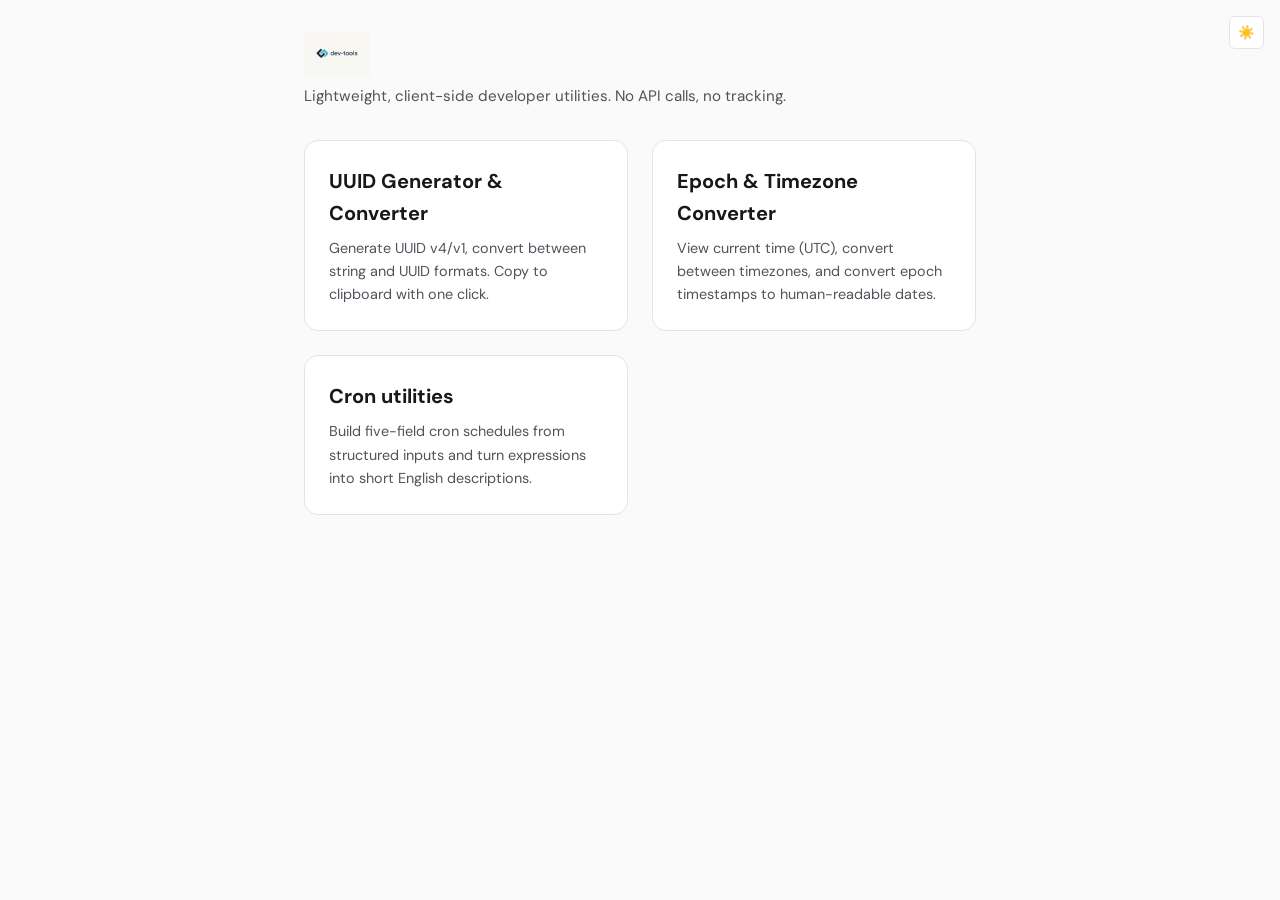
<file: index.html>
<!DOCTYPE html>
<html lang="en">
<head>
  <meta charset="UTF-8">
  <meta name="viewport" content="width=device-width, initial-scale=1.0">
  <meta name="description" content="Lightweight dev tools: UUID generator, epoch and timezone converter, cron builder. Client-side only, no API calls.">
  <title>Dev Tools | UUID, Epoch & Cron Utilities</title>
  <link rel="icon" type="image/png" href="dev-tools.png">
  <link rel="apple-touch-icon" href="dev-tools.png">
  <link rel="preconnect" href="https://fonts.googleapis.com">
  <link rel="preconnect" href="https://fonts.gstatic.com" crossorigin>
  <link href="https://fonts.googleapis.com/css2?family=DM+Sans:wght@400;500;600&family=JetBrains+Mono:wght@400;500&display=swap" rel="stylesheet">
  <link rel="stylesheet" href="css/styles.css">
</head>
<body>
  <div class="app-shell">
    <h1 class="site-title"><img src="dev-tools.png" alt="dev-tools" class="site-logo" width="1536" height="1024"></h1>
    <p class="page-subtitle">Lightweight, client-side developer utilities. No API calls, no tracking.</p>

    <div class="landing-grid">
      <a href="uuid/index.html" class="tool-card">
        <h2>UUID Generator & Converter</h2>
        <p>Generate UUID v4/v1, convert between string and UUID formats. Copy to clipboard with one click.</p>
      </a>
      <a href="epoch-converter/index.html" class="tool-card">
        <h2>Epoch & Timezone Converter</h2>
        <p>View current time (UTC), convert between timezones, and convert epoch timestamps to human-readable dates.</p>
      </a>
      <a href="crons-utilities/index.html" class="tool-card">
        <h2>Cron utilities</h2>
        <p>Build five-field cron schedules from structured inputs and turn expressions into short English descriptions.</p>
      </a>
    </div>
  </div>

  <button type="button" class="theme-toggle" id="theme-toggle" aria-label="Toggle dark/light mode">🌙</button>

  <script src="js/shared.js"></script>
  <script>
    initTheme();
    const themeBtn = document.getElementById('theme-toggle');
    themeBtn.addEventListener('click', () => {
      const next = toggleTheme();
      themeBtn.textContent = next === 'dark' ? '🌙' : '☀️';
    });
    themeBtn.textContent = document.documentElement.getAttribute('data-theme') === 'dark' ? '🌙' : '☀️';
  </script>
</body>
</html>
</file>
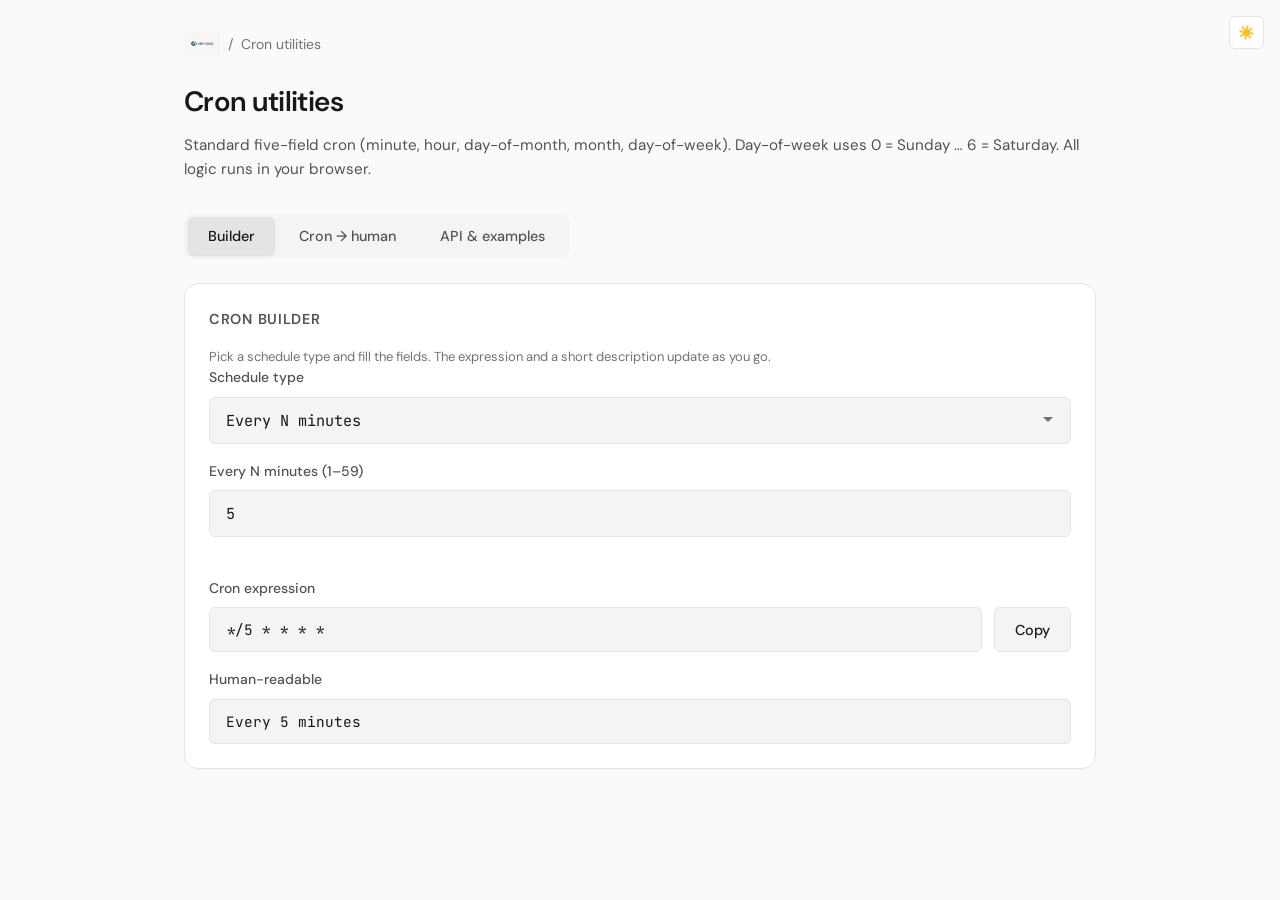
<file: crons-utilities/index.html>
<!DOCTYPE html>
<html lang="en">
<head>
  <meta charset="UTF-8">
  <meta name="viewport" content="width=device-width, initial-scale=1.0">
  <meta name="description" content="Build standard 5-field cron expressions and convert them to plain English. Client-side only.">
  <title>Cron utilities | Dev Tools</title>
  <link rel="icon" type="image/png" href="../dev-tools.png">
  <link rel="apple-touch-icon" href="../dev-tools.png">
  <link rel="preconnect" href="https://fonts.googleapis.com">
  <link rel="preconnect" href="https://fonts.gstatic.com" crossorigin>
  <link href="https://fonts.googleapis.com/css2?family=DM+Sans:wght@400;500;600&family=JetBrains+Mono:wght@400;500&display=swap" rel="stylesheet">
  <link rel="stylesheet" href="../css/styles.css">
</head>
<body>
  <div class="app-shell app-shell-wide" id="crons-hub">
    <nav class="nav-breadcrumb" aria-label="Breadcrumb">
      <a href="../index.html" class="breadcrumb-home"><img src="../dev-tools.png" alt="dev-tools" class="nav-logo" width="1536" height="1024"></a>
      <span aria-hidden="true">/</span>
      <span>Cron utilities</span>
    </nav>

    <h1>Cron utilities</h1>
    <p class="page-subtitle">Standard five-field cron (minute, hour, day-of-month, month, day-of-week). Day-of-week uses 0 = Sunday … 6 = Saturday. All logic runs in your browser.</p>

    <div class="tab-list" role="tablist" aria-label="Cron tools">
      <button type="button" class="tab-btn" role="tab" data-tab-target="builder" aria-selected="true">Builder</button>
      <button type="button" class="tab-btn" role="tab" data-tab-target="parser" aria-selected="false">Cron → human</button>
      <button type="button" class="tab-btn" role="tab" data-tab-target="examples" aria-selected="false">API &amp; examples</button>
    </div>

    <div class="tab-panel" data-tab-panel="builder" role="tabpanel" aria-hidden="false">
      <section class="section">
        <h2 class="section-title">Cron builder</h2>
        <p class="fine-print">Pick a schedule type and fill the fields. The expression and a short description update as you go.</p>

        <div class="form-group">
          <label for="cron-schedule-type">Schedule type</label>
          <select id="cron-schedule-type" aria-describedby="cron-builder-validation">
            <option value="everyMinutes">Every N minutes</option>
            <option value="hourly">Hourly</option>
            <option value="daily">Daily</option>
            <option value="weekly">Weekly</option>
            <option value="monthly">Monthly</option>
          </select>
        </div>

        <div id="cron-panel-every-minutes" class="cron-panel">
          <div class="form-group">
            <label for="cron-interval-minutes">Every N minutes (1–59)</label>
            <input type="number" id="cron-interval-minutes" min="1" max="59" value="5" inputmode="numeric">
          </div>
        </div>

        <div id="cron-panel-hourly" class="cron-panel" hidden>
          <div class="form-row">
            <div class="form-group">
              <label for="cron-hourly-minute">At minute (0–59)</label>
              <input type="number" id="cron-hourly-minute" min="0" max="59" value="0" inputmode="numeric">
            </div>
            <div class="form-group">
              <label for="cron-hour-interval">Every N hours (1–23)</label>
              <input type="number" id="cron-hour-interval" min="1" max="23" value="1" inputmode="numeric" title="Use 1 for each hour; 2 for every two hours, etc.">
            </div>
          </div>
          <p class="fine-print">With <strong>Every N hours</strong> set to 1, the job runs at the chosen minute in every hour (same as classic “hourly”). Larger values use the hour column step (e.g. minute 0 every 2 hours → <code>0 */2 * * *</code>).</p>
        </div>

        <div id="cron-panel-daily" class="cron-panel" hidden>
          <div class="form-row">
            <div class="form-group">
              <label for="cron-daily-hour">Hour (0–23)</label>
              <input type="number" id="cron-daily-hour" min="0" max="23" value="9" inputmode="numeric">
            </div>
            <div class="form-group">
              <label for="cron-daily-minute">Minute (0–59)</label>
              <input type="number" id="cron-daily-minute" min="0" max="59" value="0" inputmode="numeric">
            </div>
          </div>
        </div>

        <div id="cron-panel-weekly" class="cron-panel" hidden>
          <div class="form-group">
            <span class="label-like">Days of week</span>
            <div class="cron-dow-grid" role="group" aria-label="Days of week">
              <label class="checkbox-label cron-dow-item"><input type="checkbox" id="cron-dow-0" value="0"> Sun</label>
              <label class="checkbox-label cron-dow-item"><input type="checkbox" id="cron-dow-1" value="1" checked> Mon</label>
              <label class="checkbox-label cron-dow-item"><input type="checkbox" id="cron-dow-2" value="2"> Tue</label>
              <label class="checkbox-label cron-dow-item"><input type="checkbox" id="cron-dow-3" value="3"> Wed</label>
              <label class="checkbox-label cron-dow-item"><input type="checkbox" id="cron-dow-4" value="4"> Thu</label>
              <label class="checkbox-label cron-dow-item"><input type="checkbox" id="cron-dow-5" value="5"> Fri</label>
              <label class="checkbox-label cron-dow-item"><input type="checkbox" id="cron-dow-6" value="6"> Sat</label>
            </div>
            <div class="btn-group" style="margin-top: 0.75rem;">
              <button type="button" id="btn-cron-weekdays" class="btn btn-secondary">Mon–Fri</button>
              <button type="button" id="btn-cron-clear-dow" class="btn btn-secondary">Clear</button>
            </div>
          </div>
          <div class="form-row">
            <div class="form-group">
              <label for="cron-weekly-hour">Hour (0–23)</label>
              <input type="number" id="cron-weekly-hour" min="0" max="23" value="9" inputmode="numeric">
            </div>
            <div class="form-group">
              <label for="cron-weekly-minute">Minute (0–59)</label>
              <input type="number" id="cron-weekly-minute" min="0" max="59" value="0" inputmode="numeric">
            </div>
          </div>
        </div>

        <div id="cron-panel-monthly" class="cron-panel" hidden>
          <div class="form-row">
            <div class="form-group">
              <label for="cron-monthly-dom">Day of month (1–31)</label>
              <input type="number" id="cron-monthly-dom" min="1" max="31" value="1" inputmode="numeric">
            </div>
            <div class="form-group">
              <label for="cron-monthly-hour">Hour (0–23)</label>
              <input type="number" id="cron-monthly-hour" min="0" max="23" value="9" inputmode="numeric">
            </div>
            <div class="form-group">
              <label for="cron-monthly-minute">Minute (0–59)</label>
              <input type="number" id="cron-monthly-minute" min="0" max="59" value="0" inputmode="numeric">
            </div>
          </div>
        </div>

        <div id="cron-builder-validation" class="validation-msg" role="status" aria-live="polite"></div>

        <div class="form-group" style="margin-top: 1rem;">
          <label for="cron-out-expr">Cron expression</label>
          <div class="output-row" style="margin-top: 0;">
            <input type="text" id="cron-out-expr" readonly class="mono-out" aria-live="polite" autocomplete="off">
            <button type="button" id="btn-copy-cron-expr" class="btn btn-secondary copy-btn">Copy</button>
          </div>
        </div>
        <div class="form-group">
          <label for="cron-out-human">Human-readable</label>
          <input type="text" id="cron-out-human" readonly class="mono-out" aria-live="polite" autocomplete="off">
        </div>
      </section>
    </div>

    <div class="tab-panel" data-tab-panel="parser" role="tabpanel" aria-hidden="true">
      <section class="section">
        <h2 class="section-title">Cron → human</h2>
        <p class="fine-print">Paste a five-field expression. Spaces separate fields; common patterns get a short English phrase.</p>
        <div class="form-group">
          <label for="cron-parse-input">Cron expression</label>
          <input type="text" id="cron-parse-input" class="mono-out" placeholder="e.g. */5 * * * * or 0 9 * * 1" spellcheck="false" autocomplete="off">
        </div>
        <div id="cron-parse-validation" class="validation-msg" role="status" aria-live="polite"></div>
        <div class="form-group">
          <label for="cron-parse-human">Human-readable</label>
          <div class="output-row" style="margin-top: 0;">
            <input type="text" id="cron-parse-human" readonly class="mono-out" aria-live="polite" autocomplete="off">
            <button type="button" id="btn-copy-cron-human" class="btn btn-secondary copy-btn">Copy</button>
          </div>
        </div>
      </section>
    </div>

    <div class="tab-panel" data-tab-panel="examples" role="tabpanel" aria-hidden="true">
      <section class="section">
        <h2 class="section-title">Programmatic API</h2>
        <p class="fine-print">Functions live on <code>window.cronUtils</code> (see <code>js/cron-utils.js</code>).</p>
        <pre class="cron-code-block"><code>// Weekly: Monday 09:00 → "0 9 * * 1"
cronUtils.generateCron({
  type: 'weekly',
  day: [1, 2, 3, 4, 5],
  hour: 9,
  minute: 0
});

cronUtils.cronToHuman('*/5 * * * *');  // "Every 5 minutes"
cronUtils.cronToHuman('0 9 * * 1');     // "Every Monday at 09:00"
cronUtils.cronToHuman('30 14 * * *');   // "Every day at 14:30"</code></pre>
      </section>
    </div>
  </div>

  <button type="button" class="theme-toggle" id="theme-toggle" aria-label="Toggle dark/light mode">🌙</button>

  <script src="../js/shared.js"></script>
  <script src="../js/cron-utils.js"></script>
  <script src="../js/crons-utilities-page.js"></script>
  <script>
    (function () {
      initTheme();
      const themeBtn = document.getElementById('theme-toggle');
      if (themeBtn) {
        themeBtn.addEventListener('click', () => {
          const next = toggleTheme();
          themeBtn.textContent = next === 'dark' ? '🌙' : '☀️';
        });
        themeBtn.textContent = document.documentElement.getAttribute('data-theme') === 'dark' ? '🌙' : '☀️';
      }
    })();
  </script>
</body>
</html>
</file>
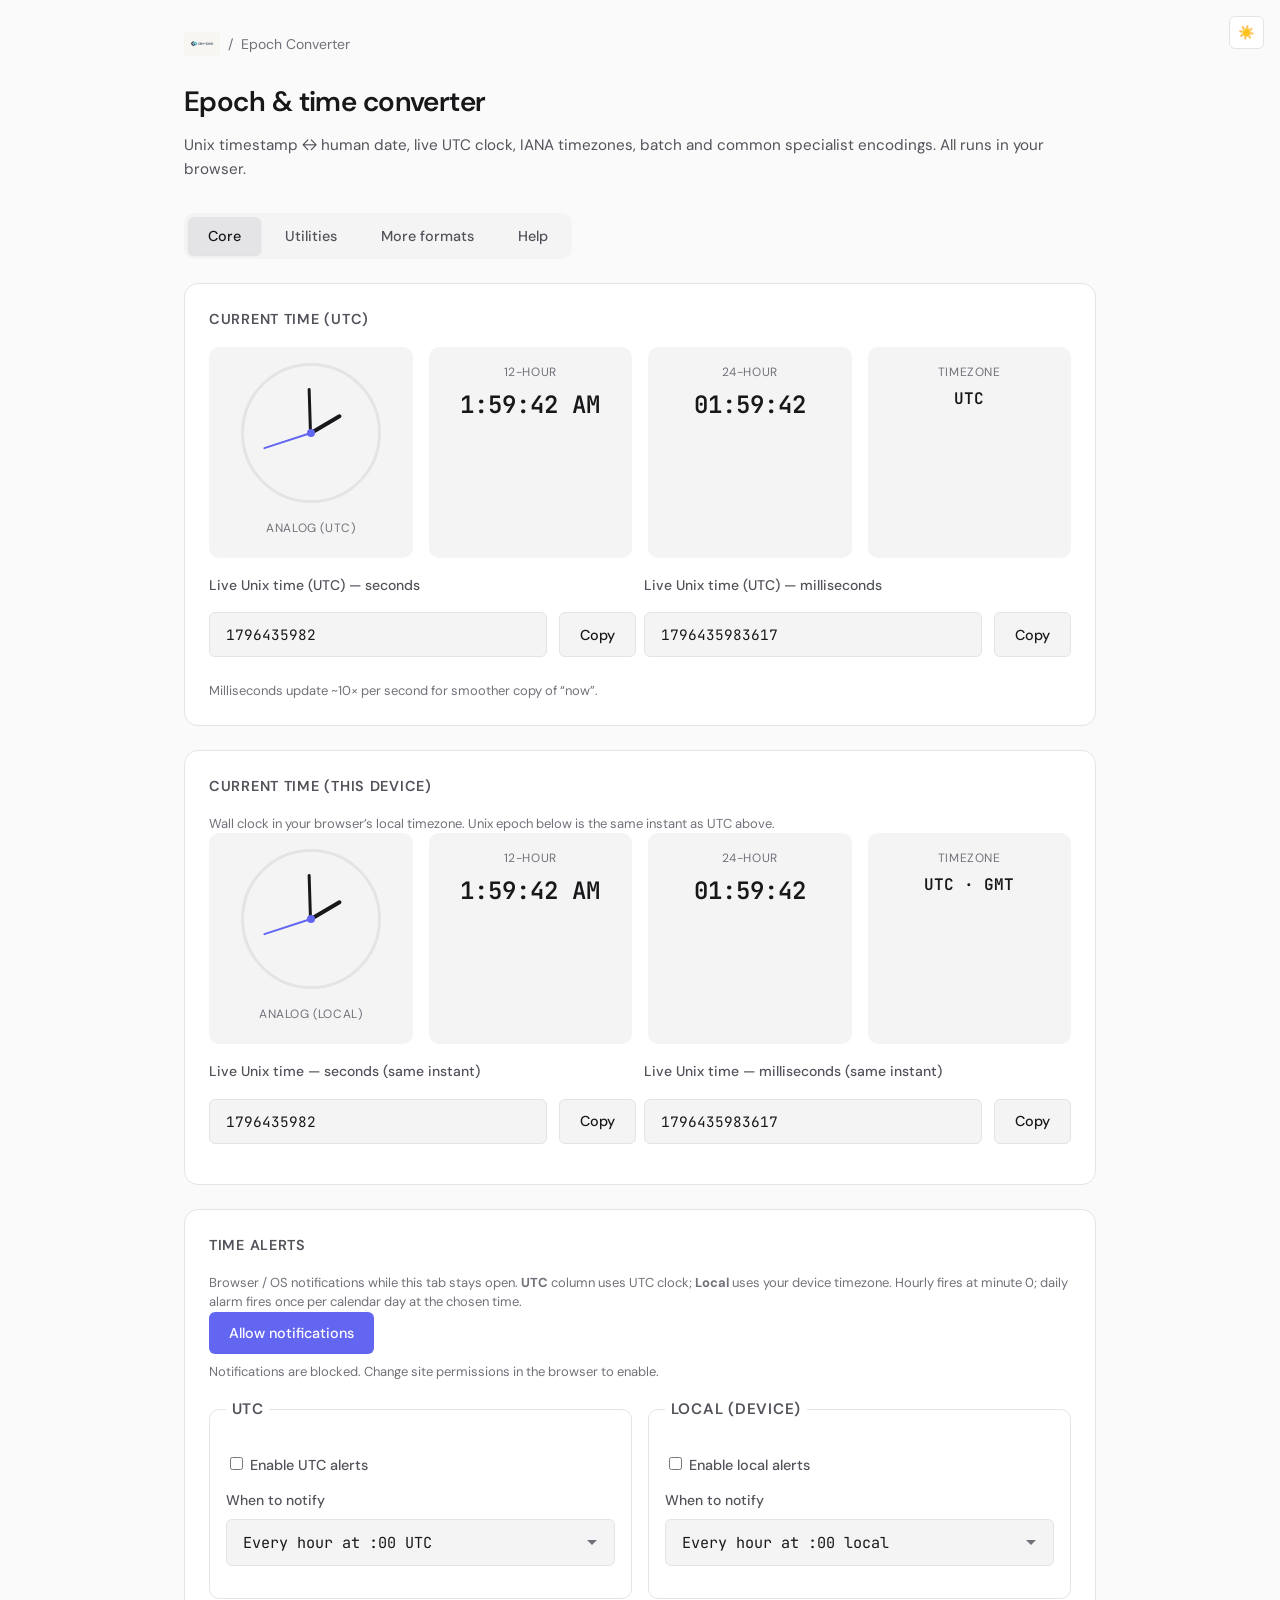
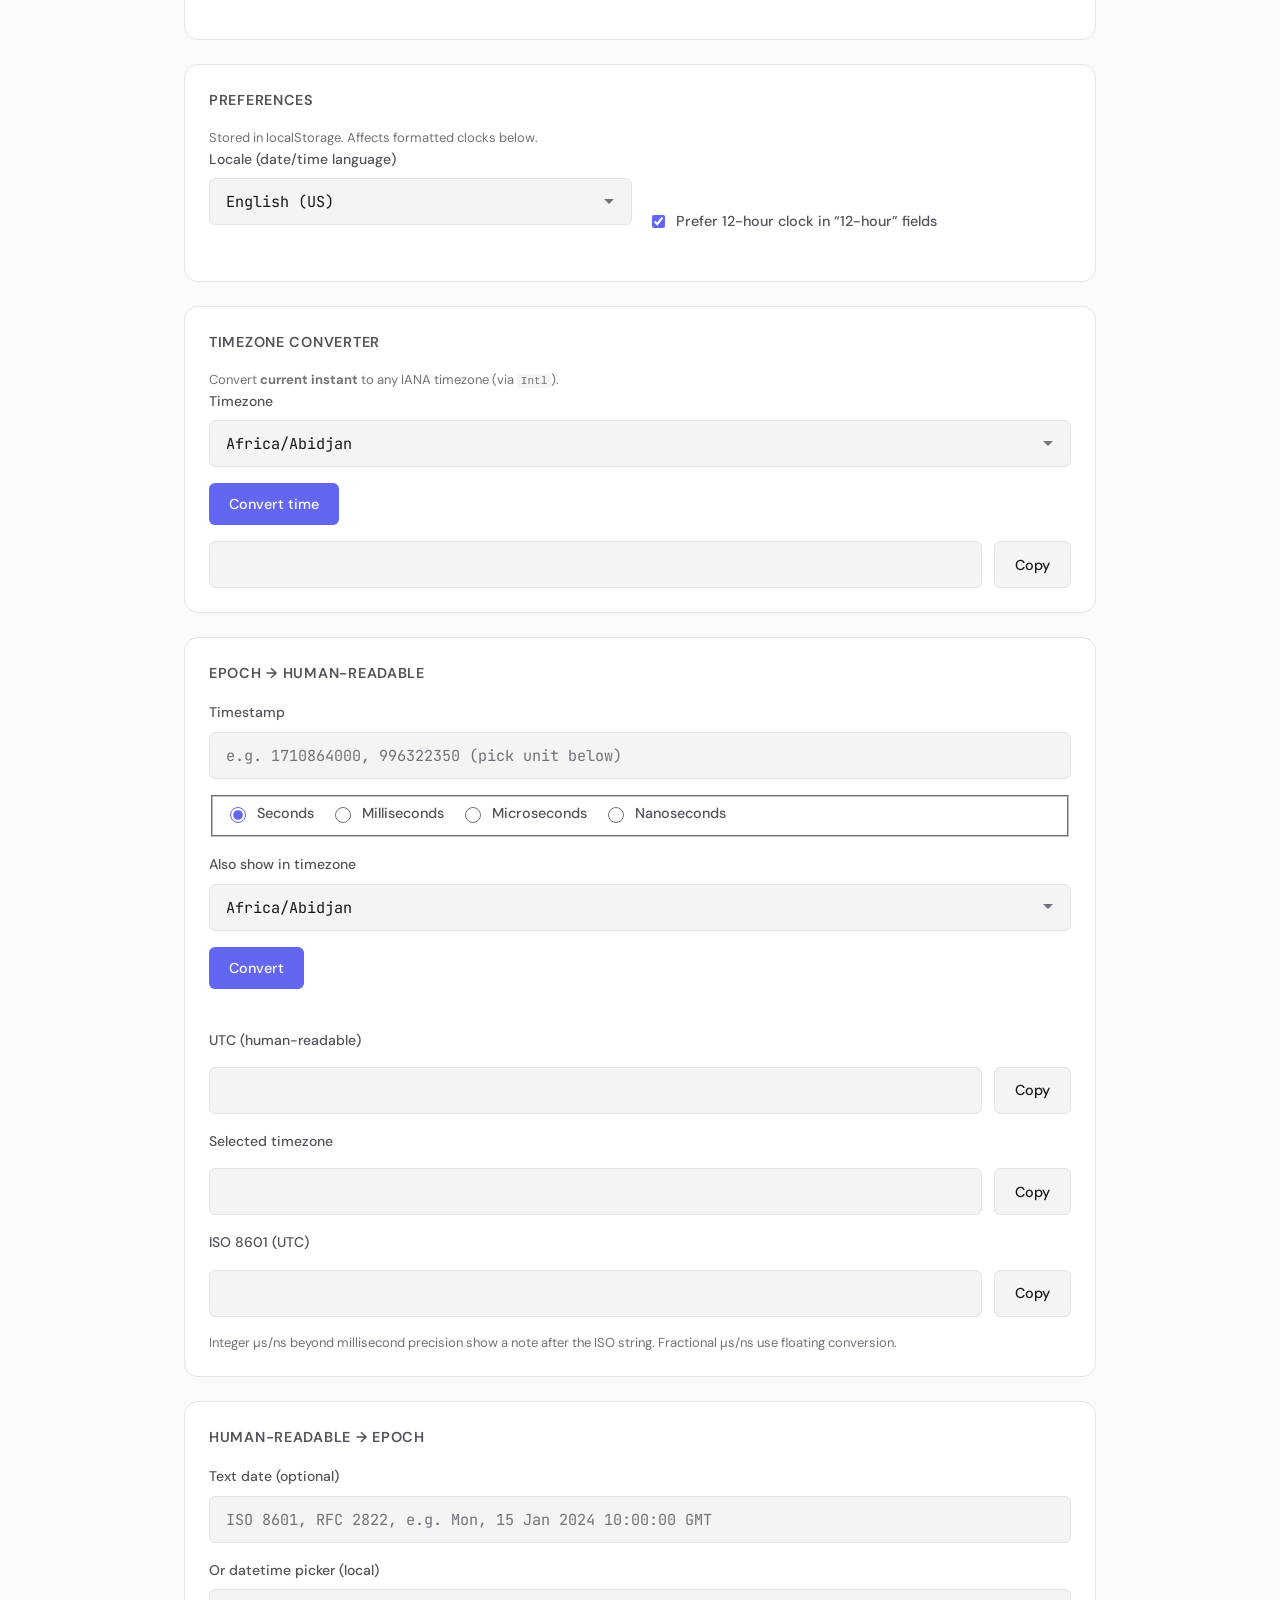
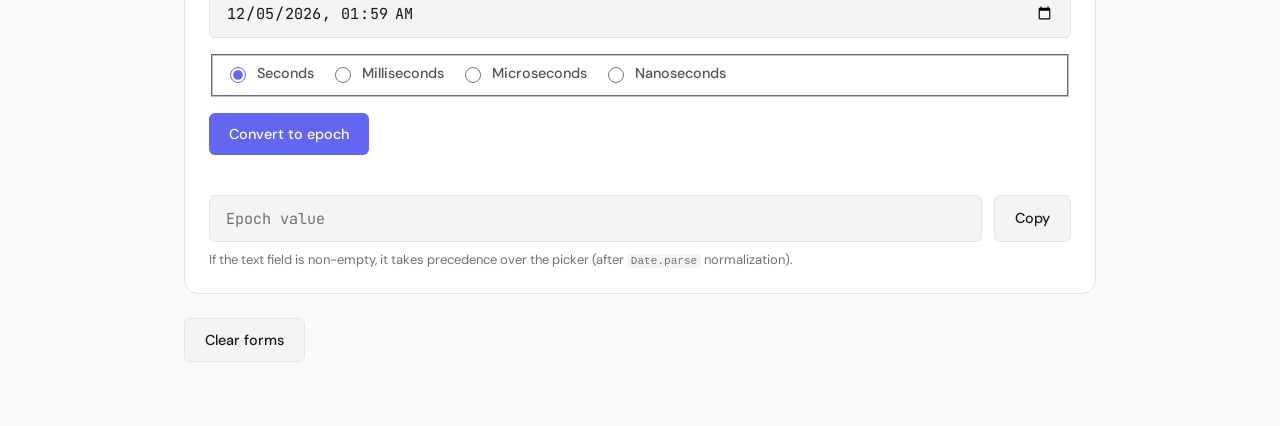
<file: epoch-converter/index.html>
<!DOCTYPE html>
<html lang="en">
<head>
  <meta charset="UTF-8">
  <meta name="viewport" content="width=device-width, initial-scale=1.0">
  <meta name="description" content="Unix epoch converter, live clock, timezones, batch and specialized timestamp formats — client-side.">
  <title>Epoch & Time Converter | Dev Tools</title>
  <link rel="icon" type="image/png" href="../dev-tools.png">
  <link rel="apple-touch-icon" href="../dev-tools.png">
  <link rel="preconnect" href="https://fonts.googleapis.com">
  <link rel="preconnect" href="https://fonts.gstatic.com" crossorigin>
  <link href="https://fonts.googleapis.com/css2?family=DM+Sans:wght@400;500;600&family=JetBrains+Mono:wght@400;500&display=swap" rel="stylesheet">
  <link rel="stylesheet" href="../css/styles.css">
</head>
<body>
  <div class="app-shell app-shell-wide" id="epoch-hub">
    <nav class="nav-breadcrumb" aria-label="Breadcrumb">
      <a href="../index.html" class="breadcrumb-home"><img src="../dev-tools.png" alt="dev-tools" class="nav-logo" width="1536" height="1024"></a>
      <span aria-hidden="true">/</span>
      <span>Epoch Converter</span>
    </nav>

    <h1>Epoch & time converter</h1>
    <p class="page-subtitle">Unix timestamp ↔ human date, live UTC clock, IANA timezones, batch and common specialist encodings. All runs in your browser.</p>

    <div class="tab-list" role="tablist" aria-label="Converter sections">
      <button type="button" class="tab-btn" role="tab" data-tab-target="core" aria-selected="true">Core</button>
      <button type="button" class="tab-btn" role="tab" data-tab-target="utilities" aria-selected="false">Utilities</button>
      <button type="button" class="tab-btn" role="tab" data-tab-target="more" aria-selected="false">More formats</button>
      <button type="button" class="tab-btn" role="tab" data-tab-target="about" aria-selected="false">Help</button>
    </div>

    <!-- ========== Core ========== -->
    <div class="tab-panel" data-tab-panel="core" role="tabpanel" aria-hidden="false">
      <section class="section">
        <h2 class="section-title">Current time (UTC)</h2>
        <div class="clock-grid">
          <div class="clock-item">
            <div class="analog-clock" id="analog-clock" aria-hidden="true">
              <div class="clock-hand hour" id="hand-hour"></div>
              <div class="clock-hand minute" id="hand-minute"></div>
              <div class="clock-hand second" id="hand-second"></div>
            </div>
            <div class="clock-label">Analog (UTC)</div>
          </div>
          <div class="clock-item">
            <div class="clock-label">12-hour</div>
            <div class="clock-value" id="time-12h">--:--:-- --</div>
          </div>
          <div class="clock-item">
            <div class="clock-label">24-hour</div>
            <div class="clock-value" id="time-24h">--:--:--</div>
          </div>
          <div class="clock-item">
            <div class="clock-label">Timezone</div>
            <div class="clock-value" style="font-size: 1rem;" id="tz-label">UTC</div>
          </div>
        </div>
        <div class="epoch-live-grid">
          <div class="form-group">
            <label>Live Unix time (UTC) — seconds</label>
            <div class="output-row">
              <input type="text" id="epoch-live-seconds" readonly class="mono-out" aria-live="polite">
              <button type="button" id="btn-copy-live-s" class="btn btn-secondary copy-btn">Copy</button>
            </div>
          </div>
          <div class="form-group">
            <label>Live Unix time (UTC) — milliseconds</label>
            <div class="output-row">
              <input type="text" id="epoch-live-ms" readonly class="mono-out" aria-live="polite">
              <button type="button" id="btn-copy-live-ms" class="btn btn-secondary copy-btn">Copy</button>
            </div>
          </div>
        </div>
        <p class="fine-print">Milliseconds update ~10× per second for smoother copy of “now”.</p>
      </section>

      <section class="section">
        <h2 class="section-title">Current time (this device)</h2>
        <p class="fine-print">Wall clock in your browser’s local timezone. Unix epoch below is the same instant as UTC above.</p>
        <div class="clock-grid">
          <div class="clock-item">
            <div class="analog-clock" id="analog-clock-local" aria-hidden="true">
              <div class="clock-hand hour" id="hand-hour-local"></div>
              <div class="clock-hand minute" id="hand-minute-local"></div>
              <div class="clock-hand second" id="hand-second-local"></div>
            </div>
            <div class="clock-label">Analog (local)</div>
          </div>
          <div class="clock-item">
            <div class="clock-label">12-hour</div>
            <div class="clock-value" id="time-local-12h">--:--:-- --</div>
          </div>
          <div class="clock-item">
            <div class="clock-label">24-hour</div>
            <div class="clock-value" id="time-local-24h">--:--:--</div>
          </div>
          <div class="clock-item">
            <div class="clock-label">Timezone</div>
            <div class="clock-value" style="font-size: 1rem;" id="tz-local-label">—</div>
          </div>
        </div>
        <div class="epoch-live-grid">
          <div class="form-group">
            <label>Live Unix time — seconds (same instant)</label>
            <div class="output-row">
              <input type="text" id="epoch-live-seconds-local" readonly class="mono-out" aria-live="polite">
              <button type="button" id="btn-copy-live-s-local" class="btn btn-secondary copy-btn">Copy</button>
            </div>
          </div>
          <div class="form-group">
            <label>Live Unix time — milliseconds (same instant)</label>
            <div class="output-row">
              <input type="text" id="epoch-live-ms-local" readonly class="mono-out" aria-live="polite">
              <button type="button" id="btn-copy-live-ms-local" class="btn btn-secondary copy-btn">Copy</button>
            </div>
          </div>
        </div>
      </section>

      <section class="section">
        <h2 class="section-title">Time alerts</h2>
        <p class="fine-print">Browser / OS notifications while this tab stays open. <strong>UTC</strong> column uses UTC clock; <strong>Local</strong> uses your device timezone. Hourly fires at minute 0; daily alarm fires once per calendar day at the chosen time.</p>
        <div class="form-group">
          <button type="button" id="btn-alert-permission" class="btn btn-primary">Allow notifications</button>
          <p id="alert-permission-status" class="fine-print" role="status" style="margin-top: 0.5rem;"></p>
        </div>
        <div class="form-row">
          <fieldset class="form-group" style="margin: 0; border: 1px solid var(--border); border-radius: var(--radius-md); padding: 1rem;">
            <legend class="section-title" style="font-size: 0.95rem; padding: 0 0.35rem;">UTC</legend>
            <label class="checkbox-label" style="display: block; margin-bottom: 0.75rem;">
              <input type="checkbox" id="alert-utc-on">
              Enable UTC alerts
            </label>
            <div class="form-group">
              <label for="alert-utc-mode">When to notify</label>
              <select id="alert-utc-mode">
                <option value="hourly">Every hour at :00 UTC</option>
                <option value="alarm">Daily at a UTC time (alarm)</option>
              </select>
            </div>
            <div class="form-group" id="alert-utc-time-wrap" hidden>
              <label for="alert-utc-time">Time (interpreted as UTC)</label>
              <input type="time" id="alert-utc-time" step="60" value="09:00">
            </div>
          </fieldset>
          <fieldset class="form-group" style="margin: 0; border: 1px solid var(--border); border-radius: var(--radius-md); padding: 1rem;">
            <legend class="section-title" style="font-size: 0.95rem; padding: 0 0.35rem;">Local (device)</legend>
            <label class="checkbox-label" style="display: block; margin-bottom: 0.75rem;">
              <input type="checkbox" id="alert-local-on">
              Enable local alerts
            </label>
            <div class="form-group">
              <label for="alert-local-mode">When to notify</label>
              <select id="alert-local-mode">
                <option value="hourly">Every hour at :00 local</option>
                <option value="alarm">Daily at a local time (alarm)</option>
              </select>
            </div>
            <div class="form-group" id="alert-local-time-wrap" hidden>
              <label for="alert-local-time">Time (device timezone)</label>
              <input type="time" id="alert-local-time" step="60" value="09:00">
            </div>
          </fieldset>
        </div>
      </section>

      <section class="section">
        <h2 class="section-title">Preferences</h2>
        <p class="fine-print">Stored in localStorage. Affects formatted clocks below.</p>
        <div class="form-row">
          <div class="form-group">
            <label for="pref-locale">Locale (date/time language)</label>
            <select id="pref-locale">
              <option value="en-US">English (US)</option>
              <option value="en-GB">English (UK)</option>
              <option value="de-DE">Deutsch</option>
              <option value="fr-FR">Français</option>
              <option value="ja-JP">日本語</option>
            </select>
          </div>
          <div class="form-group flex-align-end">
            <label class="checkbox-label">
              <input type="checkbox" id="pref-hour12" checked>
              Prefer 12-hour clock in “12-hour” fields
            </label>
          </div>
        </div>
      </section>

      <section class="section">
        <h2 class="section-title">Timezone converter</h2>
        <p class="fine-print">Convert <strong>current instant</strong> to any IANA timezone (via <code>Intl</code>).</p>
        <div class="form-group">
          <label for="tz-select">Timezone</label>
          <select id="tz-select" aria-label="Timezone selector"></select>
        </div>
        <button type="button" id="btn-convert-tz" class="btn btn-primary">Convert time</button>
        <div class="clock-grid" id="tz-result" style="margin-top: 1rem; display: none;">
          <div class="clock-item">
            <div class="clock-label">12-hour</div>
            <div class="clock-value" id="tz-time-12">--</div>
          </div>
          <div class="clock-item">
            <div class="clock-label">24-hour</div>
            <div class="clock-value" id="tz-time-24">--</div>
          </div>
          <div class="clock-item">
            <div class="clock-label">Date</div>
            <div class="clock-value" style="font-size: 1rem;" id="tz-date">--</div>
          </div>
          <div class="clock-item">
            <div class="clock-label">ISO (UTC instant)</div>
            <div class="clock-value" style="font-size: 0.85rem;" id="tz-iso">--</div>
          </div>
        </div>
        <div class="output-row" style="margin-top: 1rem;">
          <input type="text" id="tz-output-copy" readonly aria-label="Converted time for copy">
          <button type="button" id="btn-copy-tz" class="btn btn-secondary copy-btn">Copy</button>
        </div>
      </section>

      <section class="section">
        <h2 class="section-title">Epoch → human-readable</h2>
        <div class="form-group">
          <label for="epoch-input">Timestamp</label>
          <input type="text" id="epoch-input" inputmode="numeric" placeholder="e.g. 1710864000, 996322350 (pick unit below)" aria-describedby="epoch-validation">
        </div>
        <fieldset class="toggle-group">
          <legend class="sr-only">Unit</legend>
          <div class="toggle-item">
            <input type="radio" id="epoch-seconds" name="epoch-unit" value="seconds" checked>
            <label for="epoch-seconds">Seconds</label>
          </div>
          <div class="toggle-item">
            <input type="radio" id="epoch-ms" name="epoch-unit" value="ms">
            <label for="epoch-ms">Milliseconds</label>
          </div>
          <div class="toggle-item">
            <input type="radio" id="epoch-us" name="epoch-unit" value="us">
            <label for="epoch-us">Microseconds</label>
          </div>
          <div class="toggle-item">
            <input type="radio" id="epoch-ns" name="epoch-unit" value="ns">
            <label for="epoch-ns">Nanoseconds</label>
          </div>
        </fieldset>
        <div class="form-group">
          <label for="epoch-tz">Also show in timezone</label>
          <select id="epoch-tz"></select>
        </div>
        <button type="button" id="btn-epoch-convert" class="btn btn-primary">Convert</button>
        <div id="epoch-validation" class="validation-msg" role="status" aria-live="polite"></div>
        <div class="form-group" style="margin-top: 1rem;">
          <label for="epoch-output-utc">UTC (human-readable)</label>
          <div class="output-row">
            <input type="text" id="epoch-output-utc" readonly>
            <button type="button" id="btn-copy-epoch-utc" class="btn btn-secondary copy-btn">Copy</button>
          </div>
        </div>
        <div class="form-group">
          <label for="epoch-output-tz">Selected timezone</label>
          <div class="output-row">
            <input type="text" id="epoch-output-tz" readonly>
            <button type="button" id="btn-copy-epoch-tz" class="btn btn-secondary copy-btn">Copy</button>
          </div>
        </div>
        <div class="form-group">
          <label for="epoch-output-iso">ISO 8601 (UTC)</label>
          <div class="output-row">
            <input type="text" id="epoch-output-iso" readonly>
            <button type="button" id="btn-copy-epoch-iso" class="btn btn-secondary copy-btn">Copy</button>
          </div>
        </div>
        <p class="fine-print">Integer µs/ns beyond millisecond precision show a note after the ISO string. Fractional µs/ns use floating conversion.</p>
      </section>

      <section class="section">
        <h2 class="section-title">Human-readable → epoch</h2>
        <div class="form-group">
          <label for="date-text-input">Text date (optional)</label>
          <input type="text" id="date-text-input" placeholder="ISO 8601, RFC 2822, e.g. Mon, 15 Jan 2024 10:00:00 GMT">
        </div>
        <div class="form-group">
          <label for="date-input">Or datetime picker (local)</label>
          <input type="datetime-local" id="date-input">
        </div>
        <fieldset class="toggle-group">
          <legend class="sr-only">Output unit</legend>
          <div class="toggle-item">
            <input type="radio" id="date-out-sec" name="date-epoch-unit" value="seconds" checked>
            <label for="date-out-sec">Seconds</label>
          </div>
          <div class="toggle-item">
            <input type="radio" id="date-out-ms" name="date-epoch-unit" value="ms">
            <label for="date-out-ms">Milliseconds</label>
          </div>
          <div class="toggle-item">
            <input type="radio" id="date-out-us" name="date-epoch-unit" value="us">
            <label for="date-out-us">Microseconds</label>
          </div>
          <div class="toggle-item">
            <input type="radio" id="date-out-ns" name="date-epoch-unit" value="ns">
            <label for="date-out-ns">Nanoseconds</label>
          </div>
        </fieldset>
        <button type="button" id="btn-date-to-epoch" class="btn btn-primary">Convert to epoch</button>
        <div id="date-epoch-validation" class="validation-msg" role="status" aria-live="polite"></div>
        <div class="output-row" style="margin-top: 1rem;">
          <input type="text" id="date-epoch-output" readonly placeholder="Epoch value" aria-label="Epoch result">
          <button type="button" id="btn-copy-date-epoch" class="btn btn-secondary copy-btn">Copy</button>
        </div>
        <p class="fine-print">If the text field is non-empty, it takes precedence over the picker (after <code>Date.parse</code> normalization).</p>
      </section>
    </div>

    <!-- ========== Utilities ========== -->
    <div class="tab-panel" data-tab-panel="utilities" role="tabpanel" aria-hidden="true">
      <section class="section">
        <h2 class="section-title">Period boundaries (UTC calendar)</h2>
        <p class="fine-print">Uses the calendar day you pick in local terms, then start/end instants in UTC for that Y-M-D.</p>
        <div class="form-row">
          <div class="form-group">
            <label for="period-date">Date</label>
            <input type="date" id="period-date">
          </div>
          <div class="form-group">
            <label for="period-kind">Period</label>
            <select id="period-kind">
              <option value="day">Day</option>
              <option value="month">Month</option>
              <option value="year">Year</option>
            </select>
          </div>
        </div>
        <div class="form-row">
          <div class="form-group">
            <label for="period-tz">Display timezone</label>
            <select id="period-tz"></select>
          </div>
          <div class="form-group">
            <label for="period-unit">Epoch output unit</label>
            <select id="period-unit">
              <option value="seconds">Seconds</option>
              <option value="ms">Milliseconds</option>
              <option value="us">Microseconds</option>
              <option value="ns">Nanoseconds</option>
            </select>
          </div>
        </div>
        <button type="button" id="btn-period" class="btn btn-primary">Compute</button>
        <div class="period-results" style="margin-top: 1rem;">
          <p><strong>Start</strong> <span id="period-start-human"></span></p>
          <div class="output-row">
            <input type="text" id="period-start-epoch" readonly>
            <button type="button" id="btn-copy-period-start" class="btn btn-secondary copy-btn">Copy</button>
          </div>
          <p><strong>End</strong> <span id="period-end-human"></span></p>
          <div class="output-row">
            <input type="text" id="period-end-epoch" readonly>
            <button type="button" id="btn-copy-period-end" class="btn btn-secondary copy-btn">Copy</button>
          </div>
        </div>
      </section>

      <section class="section">
        <h2 class="section-title">Go-style duration (nanoseconds → human)</h2>
        <p class="fine-print">Same unit as Go <code>time.Duration</code> (int64 nanoseconds). Underscores allowed. Examples: <code>996320000</code> → 996.32 ms; <code>2000000000</code> → 2 sec.</p>
        <div class="form-group">
          <label for="duration-input">Nanoseconds</label>
          <input type="text" id="duration-input" inputmode="numeric" placeholder="e.g. 996320000 or 3723000000000 (1 hr 2 min 3 sec)">
        </div>
        <button type="button" id="btn-duration" class="btn btn-primary">Format</button>
        <div id="duration-out" class="duration-out" style="margin-top: 1rem;"></div>
      </section>

      <section class="section">
        <h2 class="section-title">Batch converter</h2>
        <p class="fine-print">One timestamp per line. Lines starting with <code>#</code> are skipped. Single unit for all lines.</p>
        <div class="form-group">
          <label for="batch-unit">Unit</label>
          <select id="batch-unit">
            <option value="seconds">Seconds</option>
            <option value="ms">Milliseconds</option>
            <option value="us">Microseconds</option>
            <option value="ns">Nanoseconds</option>
          </select>
        </div>
        <div class="form-group">
          <label for="batch-input">Input</label>
          <textarea id="batch-input" rows="8" placeholder="1710864000&#10;1710867600"></textarea>
        </div>
        <button type="button" id="btn-batch" class="btn btn-primary">Convert all</button>
        <div id="batch-output-wrap" style="margin-top: 1rem;"></div>
      </section>

      <section class="section">
        <h2 class="section-title">Timestamp list (month)</h2>
        <p class="fine-print">Generates epoch seconds and ISO UTC per step for one calendar month (UTC).</p>
        <div class="form-row">
          <div class="form-group">
            <label for="list-year">Year</label>
            <input type="number" id="list-year" min="1970" max="2100" value="2024">
          </div>
          <div class="form-group">
            <label for="list-month">Month (1–12)</label>
            <input type="number" id="list-month" min="1" max="12" value="1">
          </div>
          <div class="form-group">
            <label for="list-step">Step</label>
            <select id="list-step">
              <option value="daily">Daily</option>
              <option value="hourly">Hourly</option>
            </select>
          </div>
        </div>
        <button type="button" id="btn-list-gen" class="btn btn-primary">Generate</button>
        <div class="form-group" style="margin-top: 1rem;">
          <label for="list-output">Output (csv: seconds,iso)</label>
          <textarea id="list-output" rows="10" readonly></textarea>
        </div>
        <button type="button" id="btn-list-copy" class="btn btn-secondary">Copy output</button>
      </section>
    </div>

    <!-- ========== More formats ========== -->
    <div class="tab-panel" data-tab-panel="more" role="tabpanel" aria-hidden="true">
      <section class="section">
        <h2 class="section-title">Windows FILETIME / LDAP (100 ns since 1601-01-01 UTC)</h2>
        <p class="fine-print">Integer string (no spaces). Formula: <code>unix_ms = floor(filetime/10000) - 11644473600000</code>.</p>
        <div class="output-row">
          <input type="text" id="spec-filetime" placeholder="e.g. 133200000000000000">
          <button type="button" id="btn-spec-filetime" class="btn btn-primary">To UTC</button>
        </div>
        <p id="spec-filetime-out" class="spec-out mono-out"></p>
      </section>

      <section class="section">
        <h2 class="section-title">Chrome / WebKit (microseconds since 1601-01-01 UTC)</h2>
        <p class="fine-print">Same instant as FILETIME × 10 in 100-ns units — here input is <strong>microseconds</strong> (FILETIME ÷ 10).</p>
        <div class="output-row">
          <input type="text" id="spec-webkit" placeholder="BigInt as string">
          <button type="button" id="btn-spec-webkit" class="btn btn-primary">To UTC</button>
        </div>
        <p id="spec-webkit-out" class="spec-out mono-out"></p>
      </section>

      <section class="section">
        <h2 class="section-title">Cocoa / Core Data (seconds since 2001-01-01 00:00:00 UTC)</h2>
        <div class="output-row">
          <input type="text" id="spec-cocoa" inputmode="decimal" placeholder="e.g. 568021800.0">
          <button type="button" id="btn-spec-cocoa" class="btn btn-primary">To UTC</button>
        </div>
        <p id="spec-cocoa-out" class="spec-out mono-out"></p>
      </section>

      <section class="section">
        <h2 class="section-title">Excel / OLE automation (serial days)</h2>
        <p class="fine-print">Days since 1899-12-30 UTC. Does not emulate Excel’s 1900 leap bug; treats serial as continuous.</p>
        <div class="output-row">
          <input type="text" id="spec-oa" inputmode="decimal" placeholder="e.g. 45321.5">
          <button type="button" id="btn-spec-oa" class="btn btn-primary">To UTC</button>
        </div>
        <p id="spec-oa-out" class="spec-out mono-out"></p>
      </section>

      <section class="section">
        <h2 class="section-title">Julian day (UT)</h2>
        <div class="output-row">
          <input type="text" id="spec-jd" inputmode="decimal" placeholder="e.g. 2460123.5">
          <button type="button" id="btn-spec-jd" class="btn btn-primary">To UTC</button>
        </div>
        <p id="spec-jd-out" class="spec-out mono-out"></p>
      </section>

      <section class="section">
        <h2 class="section-title">Unix epoch (hex)</h2>
        <div class="form-row">
          <div class="form-group">
            <label for="spec-hex-mode">Interpret as</label>
            <select id="spec-hex-mode">
              <option value="seconds">Seconds (×1000 → ms)</option>
              <option value="ms">Milliseconds</option>
            </select>
          </div>
        </div>
        <div class="output-row">
          <input type="text" id="spec-hex" placeholder="0x or plain hex">
          <button type="button" id="btn-spec-hex" class="btn btn-primary">To UTC</button>
        </div>
        <p id="spec-hex-out" class="spec-out mono-out"></p>
      </section>
    </div>

    <!-- ========== About / Help ========== -->
    <div class="tab-panel" data-tab-panel="about" role="tabpanel" aria-hidden="true">
      <section class="section">
        <h2 class="section-title">Year 2038 (32-bit signed seconds)</h2>
        <p id="y2038-countdown" class="mono-out" aria-live="polite"></p>
        <p class="fine-print">Signed 32-bit <code>time_t</code> in seconds overflows after <code>2038-01-19T03:14:07Z</code>. Many systems now use 64-bit.</p>
      </section>

      <section class="section">
        <h2 class="section-title">Reference (seconds)</h2>
        <table class="data-table">
          <thead><tr><th>Human</th><th>Seconds</th></tr></thead>
          <tbody>
            <tr><td>1 hour</td><td>3,600</td></tr>
            <tr><td>1 day</td><td>86,400</td></tr>
            <tr><td>1 week</td><td>604,800</td></tr>
            <tr><td>~1 month (30.44 d)</td><td>2,629,743</td></tr>
            <tr><td>~1 year (365.25 d)</td><td>31,556,926</td></tr>
          </tbody>
        </table>
      </section>

      <section class="section disclaimer-box">
        <h2 class="section-title">Disclaimer</h2>
        <p class="fine-print">This page uses your device clock and JavaScript <code>Date</code> / <code>Intl</code>. <strong>Leap seconds</strong> are not modeled. Browsers may apply <strong>current DST rules</strong> to some historical instants. Sub-millisecond display is limited by the JS date type; µs/ns integers show a remainder note where needed.</p>
        <p class="fine-print">Press <kbd>C</kbd> outside inputs to clear many fields (see tooltips in code). Use <strong>Clear forms</strong> below for safety.</p>
      </section>
    </div>

    <div class="btn-group sticky-actions">
      <button type="button" id="btn-clear-all" class="btn btn-secondary">Clear forms</button>
    </div>
  </div>

  <button type="button" class="theme-toggle" id="theme-toggle" aria-label="Toggle dark/light mode">🌙</button>

  <script src="../js/shared.js"></script>
  <script src="../js/format-go-duration.js"></script>
  <script src="../js/epoch-converter.js"></script>
  <script src="../js/epoch-converter-page.js"></script>
  <script>
    (function () {
      initTheme();
      const themeBtn = document.getElementById('theme-toggle');
      if (themeBtn) {
        themeBtn.addEventListener('click', () => {
          const next = toggleTheme();
          themeBtn.textContent = next === 'dark' ? '🌙' : '☀️';
        });
        themeBtn.textContent = document.documentElement.getAttribute('data-theme') === 'dark' ? '🌙' : '☀️';
      }
      const pd = document.getElementById('period-date');
      if (pd) {
        const n = new Date();
        pd.value = n.toISOString().slice(0, 10);
      }
    })();
  </script>
</body>
</html>
</file>
<file: css/styles.css>
/* ===== CSS Variables (Theme) ===== */
:root {
  --bg-primary: #0f0f12;
  --bg-secondary: #1a1a1f;
  --bg-tertiary: #25252d;
  --bg-elevated: #2d2d36;
  --text-primary: #f4f4f5;
  --text-secondary: #a1a1aa;
  --text-muted: #71717a;
  --accent: #6366f1;
  --accent-hover: #818cf8;
  --accent-muted: rgba(99, 102, 241, 0.15);
  --success: #22c55e;
  --error: #ef4444;
  --warning: #f59e0b;
  --border: #27272a;
  --border-focus: #6366f1;
  --radius-sm: 6px;
  --radius-md: 10px;
  --radius-lg: 14px;
  --shadow: 0 4px 24px rgba(0, 0, 0, 0.4);
  --font-sans: 'DM Sans', system-ui, -apple-system, sans-serif;
  --font-mono: 'JetBrains Mono', 'Fira Code', monospace;
}

[data-theme="light"] {
  --bg-primary: #fafafa;
  --bg-secondary: #ffffff;
  --bg-tertiary: #f4f4f5;
  --bg-elevated: #e4e4e7;
  --text-primary: #18181b;
  --text-secondary: #52525b;
  --text-muted: #71717a;
  --accent-muted: rgba(99, 102, 241, 0.12);
  --border: #e4e4e7;
  --shadow: 0 4px 24px rgba(0, 0, 0, 0.08);
}

/* ===== Reset & Base ===== */
*, *::before, *::after {
  box-sizing: border-box;
}

html {
  font-size: 16px;
  -webkit-font-smoothing: antialiased;
  -moz-osx-font-smoothing: grayscale;
}

body {
  margin: 0;
  padding: 0;
  font-family: var(--font-sans);
  background: var(--bg-primary);
  color: var(--text-primary);
  line-height: 1.6;
  min-height: 100vh;
}

/* ===== Layout ===== */
.app-shell {
  max-width: 720px;
  margin: 0 auto;
  padding: 2rem 1.5rem;
  min-height: 100vh;
}

.app-shell-wide {
  max-width: 960px;
}

/* ===== Typography ===== */
h1 {
  font-size: 1.75rem;
  font-weight: 600;
  margin: 0 0 0.5rem;
  letter-spacing: -0.02em;
}

.page-subtitle {
  color: var(--text-secondary);
  font-size: 0.95rem;
  margin: 0 0 2rem;
}

/* ===== Brand / logo ===== */
.site-title {
  line-height: 0;
}

.site-title .site-logo {
  display: block;
  height: 2.75rem;
  width: auto;
  max-width: min(100%, 280px);
}

.nav-breadcrumb .breadcrumb-home {
  display: inline-flex;
  align-items: center;
  line-height: 0;
}

.nav-breadcrumb .breadcrumb-home .nav-logo {
  display: block;
  height: 1.5rem;
  width: auto;
  max-width: 200px;
  object-fit: contain;
  object-position: left center;
  transition: opacity 0.2s;
}

.nav-breadcrumb .breadcrumb-home:hover .nav-logo {
  opacity: 0.85;
}

/* ===== Navigation ===== */
.nav-breadcrumb {
  display: flex;
  align-items: center;
  gap: 0.5rem;
  margin-bottom: 1.5rem;
  font-size: 0.875rem;
}

.nav-breadcrumb a {
  color: var(--text-muted);
  text-decoration: none;
  transition: color 0.2s;
}

.nav-breadcrumb a:hover {
  color: var(--accent);
}

.nav-breadcrumb span {
  color: var(--text-muted);
}

/* ===== Tabs ===== */
.tab-list {
  display: flex;
  gap: 0.25rem;
  margin-bottom: 1.5rem;
  padding: 4px;
  background: var(--bg-tertiary);
  border-radius: var(--radius-md);
  width: fit-content;
}

.tab-btn {
  padding: 0.6rem 1.25rem;
  font-size: 0.9rem;
  font-weight: 500;
  font-family: inherit;
  color: var(--text-secondary);
  background: transparent;
  border: none;
  border-radius: var(--radius-sm);
  cursor: pointer;
  transition: all 0.2s;
}

.tab-btn:hover {
  color: var(--text-primary);
}

.tab-btn[aria-selected="true"] {
  background: var(--bg-elevated);
  color: var(--text-primary);
  box-shadow: 0 1px 2px rgba(0, 0, 0, 0.1);
}

.tab-panel {
  display: none;
  animation: fadeIn 0.2s ease;
}

.tab-panel[aria-hidden="false"] {
  display: block;
}

@keyframes fadeIn {
  from { opacity: 0; }
  to { opacity: 1; }
}

/* ===== Cards & Sections ===== */
.section {
  background: var(--bg-secondary);
  border: 1px solid var(--border);
  border-radius: var(--radius-lg);
  padding: 1.5rem;
  margin-bottom: 1.5rem;
}

.section-title {
  font-size: 0.9rem;
  font-weight: 600;
  color: var(--text-secondary);
  margin: 0 0 1rem;
  text-transform: uppercase;
  letter-spacing: 0.05em;
}

/* ===== Form Controls ===== */
.form-group {
  margin-bottom: 1rem;
}

.form-group:last-child {
  margin-bottom: 0;
}

label {
  display: block;
  font-size: 0.875rem;
  font-weight: 500;
  color: var(--text-secondary);
  margin-bottom: 0.5rem;
}

input[type="text"],
input[type="number"],
input[type="datetime-local"],
select,
textarea {
  width: 100%;
  padding: 0.75rem 1rem;
  font-size: 0.95rem;
  font-family: var(--font-mono);
  color: var(--text-primary);
  background: var(--bg-tertiary);
  border: 1px solid var(--border);
  border-radius: var(--radius-sm);
  transition: border-color 0.2s, box-shadow 0.2s;
}

input:focus,
select:focus,
textarea:focus {
  outline: none;
  border-color: var(--border-focus);
  box-shadow: 0 0 0 3px var(--accent-muted);
}

input::placeholder,
textarea::placeholder {
  color: var(--text-muted);
}

input:read-only,
textarea:read-only {
  cursor: default;
  background: var(--bg-tertiary);
}

select {
  cursor: pointer;
  appearance: none;
  background-image: url("data:image/svg+xml,%3Csvg xmlns='http://www.w3.org/2000/svg' width='12' height='12' viewBox='0 0 12 12'%3E%3Cpath fill='%2371717a' d='M6 8L1 3h10z'/%3E%3C/svg%3E");
  background-repeat: no-repeat;
  background-position: right 1rem center;
  padding-right: 2.5rem;
}

/* ===== Buttons ===== */
.btn {
  display: inline-flex;
  align-items: center;
  justify-content: center;
  gap: 0.5rem;
  padding: 0.75rem 1.25rem;
  font-size: 0.9rem;
  font-weight: 500;
  font-family: inherit;
  border: none;
  border-radius: var(--radius-sm);
  cursor: pointer;
  transition: all 0.2s;
}

.btn-primary {
  background: var(--accent);
  color: white;
}

.btn-primary:hover {
  background: var(--accent-hover);
  transform: translateY(-1px);
}

.btn-primary:active {
  transform: translateY(0);
}

.btn-secondary {
  background: var(--bg-tertiary);
  color: var(--text-primary);
  border: 1px solid var(--border);
}

.btn-secondary:hover {
  background: var(--bg-elevated);
  border-color: var(--text-muted);
}

.btn-icon {
  padding: 0.6rem;
}

.btn-group {
  display: flex;
  flex-wrap: wrap;
  gap: 0.75rem;
}

/* ===== Output & Copy ===== */
.output-row {
  display: flex;
  gap: 0.75rem;
  margin-top: 1rem;
}

.output-row input,
.output-row textarea {
  flex: 1;
}

.copy-btn {
  flex-shrink: 0;
}

/* ===== Validation & Messages ===== */
.validation-msg {
  font-size: 0.875rem;
  margin-top: 0.5rem;
  padding: 0.5rem 0;
}

.validation-msg.error {
  color: var(--error);
}

.validation-msg.success {
  color: var(--success);
}

/* ===== Toggle / Switch ===== */
.toggle-group {
  display: flex;
  flex-wrap: wrap;
  gap: 1rem;
  margin-bottom: 1rem;
}

.toggle-item {
  display: flex;
  align-items: center;
  gap: 0.5rem;
}

.toggle-item input[type="radio"] {
  width: 1rem;
  height: 1rem;
  accent-color: var(--accent);
  cursor: pointer;
}

.toggle-item label {
  margin: 0;
  cursor: pointer;
  font-size: 0.9rem;
}

/* ===== Clock Display ===== */
.clock-grid {
  display: grid;
  grid-template-columns: repeat(auto-fit, minmax(200px, 1fr));
  gap: 1rem;
}

.clock-item {
  background: var(--bg-tertiary);
  border-radius: var(--radius-md);
  padding: 1rem;
  text-align: center;
}

.clock-label {
  font-size: 0.75rem;
  color: var(--text-muted);
  text-transform: uppercase;
  letter-spacing: 0.05em;
  margin-bottom: 0.25rem;
}

.clock-value {
  font-size: 1.5rem;
  font-weight: 600;
  font-family: var(--font-mono);
}

/* ===== Analog Clock ===== */
.analog-clock {
  width: 140px;
  height: 140px;
  margin: 0 auto 1rem;
  border-radius: 50%;
  background: var(--bg-tertiary);
  border: 3px solid var(--border);
  position: relative;
}

.analog-clock::before {
  content: '';
  position: absolute;
  top: 50%;
  left: 50%;
  width: 8px;
  height: 8px;
  background: var(--accent);
  border-radius: 50%;
  transform: translate(-50%, -50%);
  z-index: 10;
}

.clock-hand {
  position: absolute;
  bottom: 50%;
  left: 50%;
  transform-origin: bottom center;
  background: var(--text-primary);
  border-radius: 2px;
}

.clock-hand.hour {
  width: 4px;
  height: 35px;
  margin-left: -2px;
}

.clock-hand.minute {
  width: 3px;
  height: 45px;
  margin-left: -1.5px;
}

.clock-hand.second {
  width: 2px;
  height: 50px;
  margin-left: -1px;
  background: var(--accent);
}

/* ===== Theme Toggle ===== */
.theme-toggle {
  position: fixed;
  top: 1rem;
  right: 1rem;
  padding: 0.5rem;
  background: var(--bg-secondary);
  border: 1px solid var(--border);
  border-radius: var(--radius-sm);
  cursor: pointer;
  color: var(--text-secondary);
  transition: all 0.2s;
  z-index: 100;
}

.theme-toggle:hover {
  color: var(--text-primary);
  border-color: var(--text-muted);
}

/* ===== Landing Page ===== */
.landing-grid {
  display: grid;
  grid-template-columns: repeat(auto-fit, minmax(280px, 1fr));
  gap: 1.5rem;
  margin-top: 2rem;
}

.tool-card {
  display: block;
  padding: 1.5rem;
  background: var(--bg-secondary);
  border: 1px solid var(--border);
  border-radius: var(--radius-lg);
  text-decoration: none;
  color: inherit;
  transition: all 0.2s;
}

.tool-card:hover {
  border-color: var(--accent);
  box-shadow: var(--shadow);
  transform: translateY(-2px);
}

.tool-card h2 {
  font-size: 1.25rem;
  margin: 0 0 0.5rem;
}

.tool-card p {
  color: var(--text-secondary);
  font-size: 0.9rem;
  margin: 0;
}

/* ===== Epoch hub extras ===== */
.epoch-live-grid {
  display: grid;
  gap: 0.5rem;
  margin-top: 1rem;
}

@media (min-width: 640px) {
  .epoch-live-grid {
    grid-template-columns: 1fr 1fr;
  }
}

.form-row {
  display: grid;
  gap: 1rem;
  margin-bottom: 1rem;
}

@media (min-width: 560px) {
  .form-row {
    grid-template-columns: repeat(auto-fit, minmax(200px, 1fr));
  }
}

.flex-align-end {
  display: flex;
  align-items: flex-end;
}

.checkbox-label {
  display: flex;
  align-items: center;
  gap: 0.5rem;
  font-size: 0.9rem;
  color: var(--text-secondary);
  cursor: pointer;
}

.checkbox-label input {
  width: auto;
  accent-color: var(--accent);
}

.fine-print {
  font-size: 0.8125rem;
  color: var(--text-muted);
  margin: 0.5rem 0 0;
  line-height: 1.5;
}

.fine-print code {
  font-size: 0.85em;
  padding: 0.1em 0.35em;
  background: var(--bg-tertiary);
  border-radius: 4px;
}

.mono-out,
input.mono-out {
  font-family: var(--font-mono);
  font-size: 0.9rem;
}

.spec-out {
  margin-top: 0.75rem;
  word-break: break-all;
}

.disclaimer-box {
  border-color: var(--border);
}

.data-table {
  width: 100%;
  border-collapse: collapse;
  font-size: 0.9rem;
}

.data-table th,
.data-table td {
  border: 1px solid var(--border);
  padding: 0.6rem 0.75rem;
  text-align: left;
}

.data-table th {
  background: var(--bg-tertiary);
  color: var(--text-secondary);
  font-weight: 600;
}

.data-table code {
  font-size: 0.85em;
}

kbd {
  font-family: var(--font-mono);
  font-size: 0.85em;
  padding: 0.15em 0.45em;
  background: var(--bg-tertiary);
  border: 1px solid var(--border);
  border-radius: 4px;
}

.sticky-actions {
  margin-top: 1rem;
  padding-bottom: 2rem;
}

.sr-only {
  position: absolute;
  width: 1px;
  height: 1px;
  padding: 0;
  margin: -1px;
  overflow: hidden;
  clip: rect(0, 0, 0, 0);
  white-space: nowrap;
  border: 0;
}

/* ===== Cron utilities ===== */
.label-like {
  display: block;
  font-size: 0.875rem;
  font-weight: 500;
  color: var(--text-secondary);
  margin-bottom: 0.5rem;
}

.cron-dow-grid {
  display: flex;
  flex-wrap: wrap;
  gap: 0.75rem 1rem;
  align-items: center;
}

.cron-dow-item {
  margin: 0;
}

.cron-code-block {
  margin: 1rem 0 0;
  padding: 1rem 1.25rem;
  background: var(--bg-tertiary);
  border: 1px solid var(--border);
  border-radius: var(--radius-md);
  overflow-x: auto;
  font-family: var(--font-mono);
  font-size: 0.85rem;
  line-height: 1.55;
}

.cron-code-block code {
  white-space: pre;
  font-family: inherit;
}

/* ===== Responsive ===== */
@media (max-width: 480px) {
  .app-shell {
    padding: 1rem;
  }

  .tab-list {
    width: 100%;
  }

  .tab-btn {
    flex: 1;
  }

  .output-row {
    flex-direction: column;
  }
}
</file>
